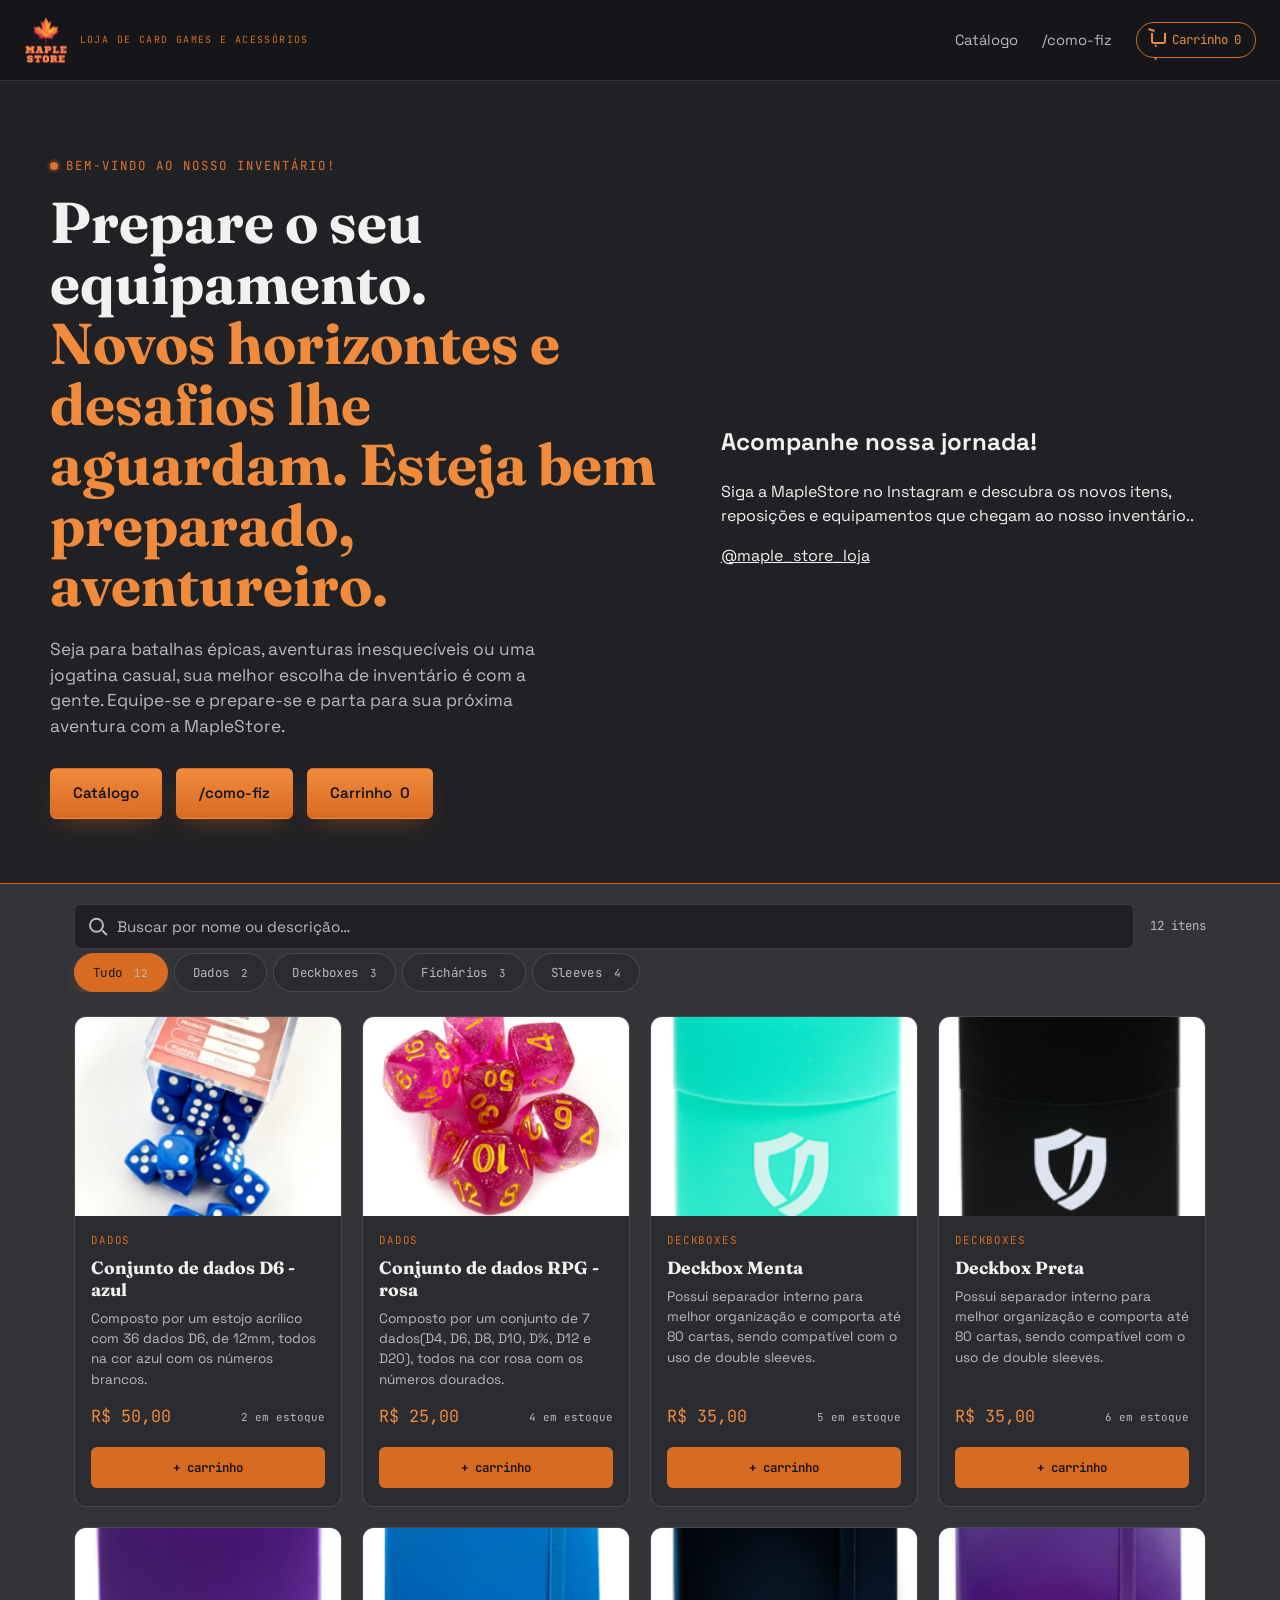
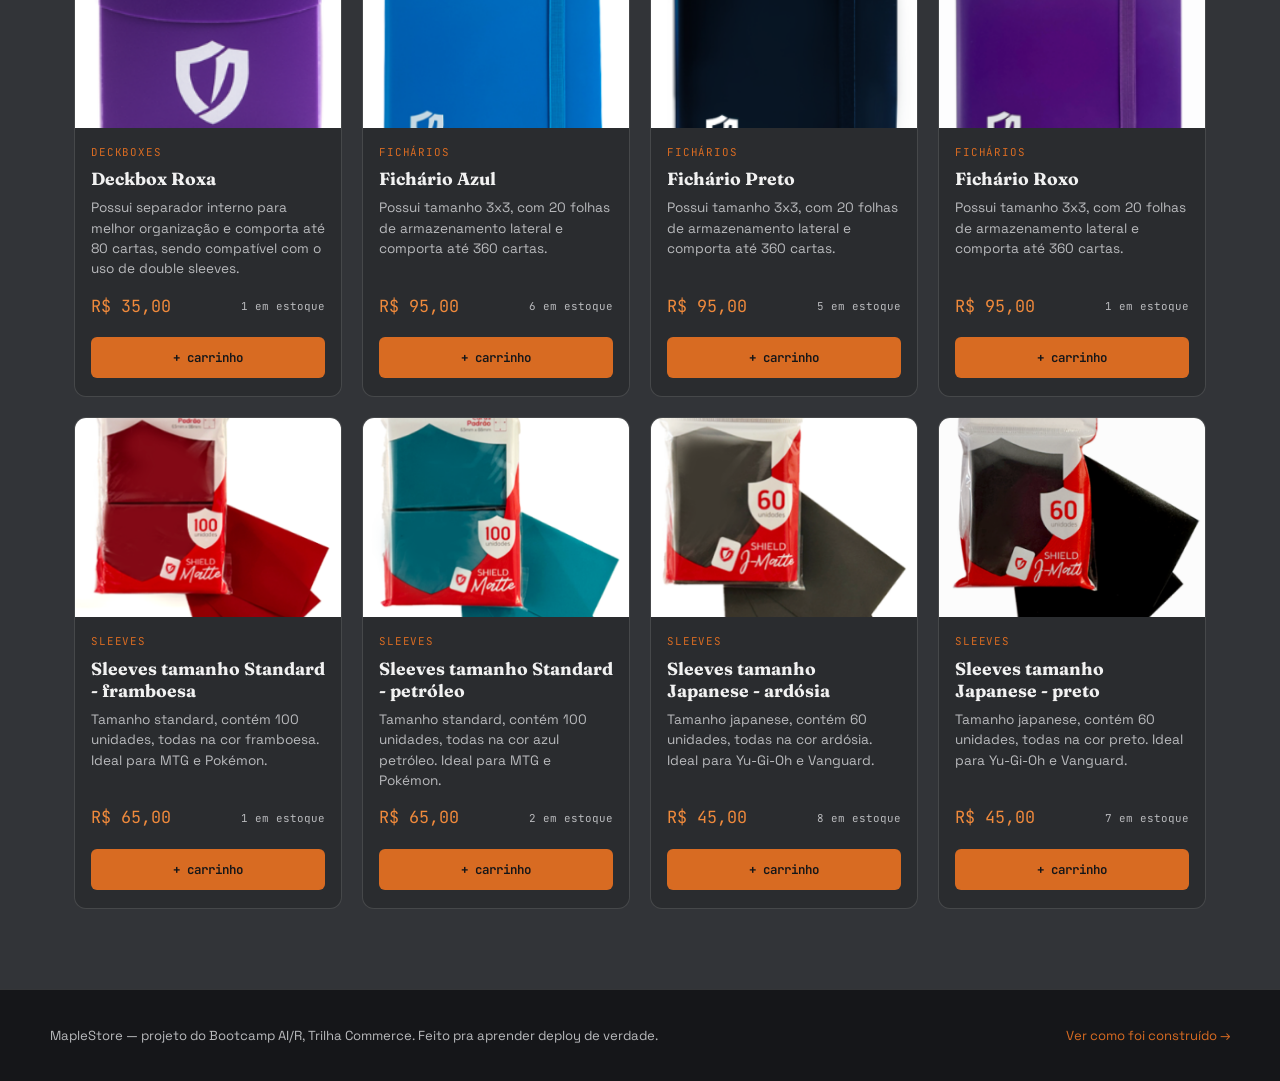
<file: index.html>
<!DOCTYPE html>
<html lang="pt-BR">
<head>
<meta charset="UTF-8">
<meta name="viewport" content="width=device-width, initial-scale=1.0">
<title>MapleStore — Loja de Card Games e Acessórios</title>
<meta name="description" content="MapleStore — loja de card games e acessórios. Dados, deckboxes, fichários e sleeves pra quem joga sério.">
<link rel="preconnect" href="https://fonts.googleapis.com">
<link rel="preconnect" href="https://fonts.gstatic.com" crossorigin>
<link href="https://fonts.googleapis.com/css2?family=Fraunces:opsz,wght@9..144,500;9..144,600;9..144,700&family=Space+Grotesk:wght@400;500;600;700&family=JetBrains+Mono:wght@400;500&display=swap" rel="stylesheet">
<link rel="stylesheet" href="css/style.css">
</head>
<body>

<div class="felt-texture" aria-hidden="true"></div>

<header class="site-header">
  <div class="site-header__inner">
    <a class="brand" href="index.html">
      <img class="brand__logo" src="images/logo/logo-maple.png" alt="MapleStore — Loja de Card Games e Acessórios">
      <span class="brand__tagline">Loja de Card Games e Acessórios</span>
    </a>
    <nav class="header-nav" aria-label="Navegação principal">
      <a href="index.html#catalogo">Catálogo</a>
      <a href="como-fiz/index.html">/como-fiz</a>
      <a class="cart-pill" href="carrinho.html" aria-label="Abrir carrinho">
        <span class="cart-icon" aria-hidden="true"></span>
        <span>Carrinho</span>
        <span id="cart-count">0</span>
      </a>
    </nav>
  </div>
</header>

<section class="hero">
  <div class="hero__inner">
    <div class="hero__copy">
      <span class="hero__eyebrow">Bem-vindo ao nosso inventário!</span>
      <h1>Prepare o seu equipamento.<br><em>Novos horizontes e desafios lhe aguardam. Esteja bem preparado, aventureiro.</em></h1>
      <p class="lead">
        Seja para batalhas épicas, aventuras inesquecíveis ou uma jogatina
        casual, sua melhor escolha de inventário é com a gente. Equipe-se e
        prepare-se e parta para sua próxima aventura com a MapleStore.
      </p>
      <div class="hero__actions">
        <a class="btn btn--gold" href="#catalogo">Catálogo</a>
        <a class="btn btn--gold" href="como-fiz/index.html">/como-fiz</a>
        <a class="btn btn--gold" href="carrinho.html" aria-label="Abrir carrinho">
          Carrinho <span id="cart-count">0</span>
        </a>
      </div>
    </div>
    <div class="hero__social">
      <div class="hero__social-card">
        <span class="hero__social-icon" aria-hidden="true"></span>
        <h2>Acompanhe nossa jornada!</h2>
        <p>Siga a MapleStore no Instagram e descubra os novos itens, reposições e equipamentos que chegam ao nosso inventário..</p>
        <a class="hero__social-handle" href="https://instagram.com/maple_store_loja" target="_blank" rel="noopener">@maple_store_loja</a>
      </div>
    </div>
  </div>
</section>

<main>
  <div class="binder" id="catalogo">
    <div class="binder__body">
      <div class="toolbar">
        <label class="search">
          <span class="search-icon" aria-hidden="true"></span>
          <input id="busca-input" type="search" placeholder="Buscar por nome ou descrição…" aria-label="Buscar produtos">
        </label>
        <span class="toolbar__count" id="toolbar-count"></span>
      </div>

      <div class="binder__tabs" id="binder-tabs" role="tablist" aria-label="Categorias"></div>

      <section class="catalog">
        <div class="catalog__grid" id="catalog-grid" aria-live="polite">
          <!-- Produtos renderizados via JS a partir de data/products.json -->
        </div>
      </section>
    </div>
  </div>
</main>

<footer class="site-footer">
  <div class="site-footer__inner">
    <span>MapleStore — projeto do Bootcamp AI/R, Trilha Commerce. Feito pra aprender deploy de verdade.</span>
    <a href="como-fiz/index.html">Ver como foi construído →</a>
  </div>
</footer>

<script src="js/app.js"></script>
</body>
</html>
</file>
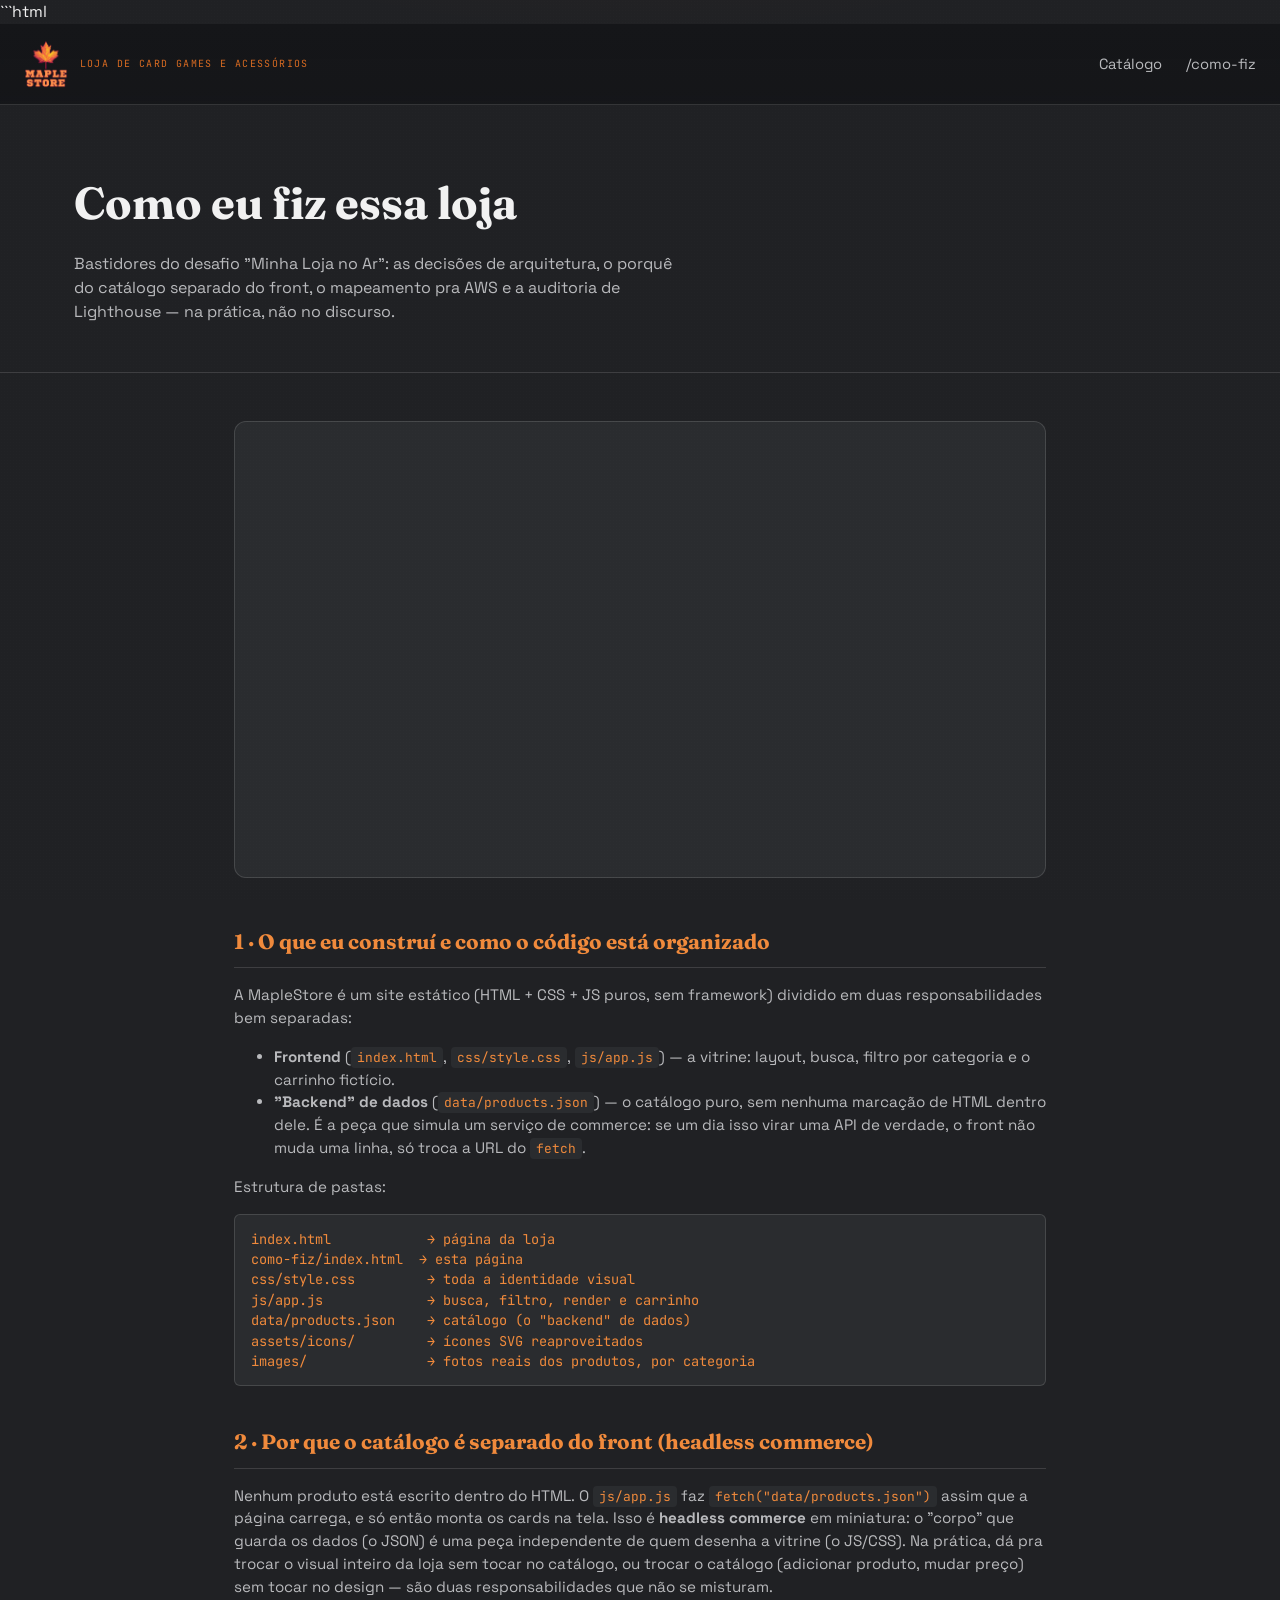
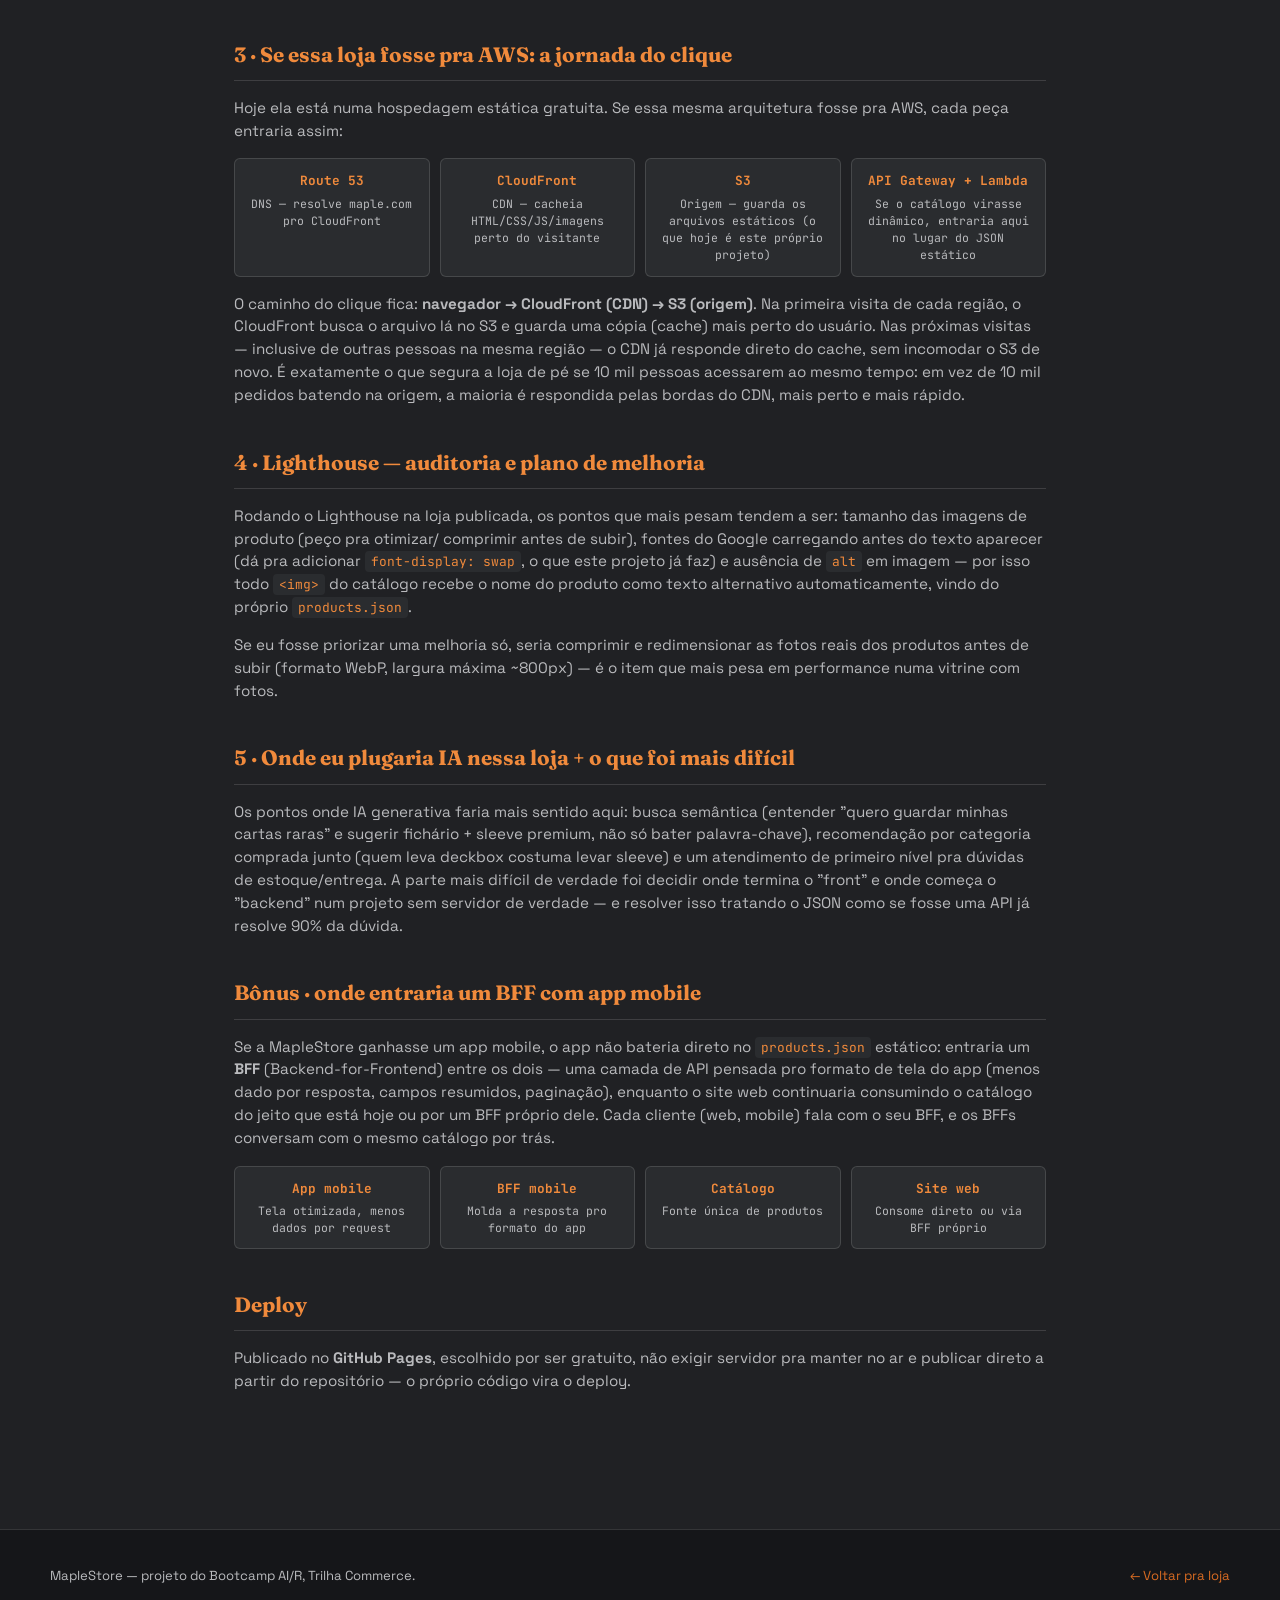
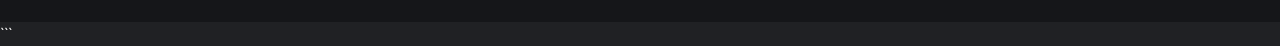
<file: como-fiz/index.html>
```html
<!DOCTYPE html>
<html lang="pt-BR">
<head>
<meta charset="UTF-8">
<meta name="viewport" content="width=device-width, initial-scale=1.0">

<title>Como eu fiz — MapleStore</title>

<meta
  name="description"
  content="Bastidores técnicos da loja MapleStore: arquitetura, headless commerce, deploy e Lighthouse."
>

<link
  rel="icon"
  href="data:image/svg+xml,%3Csvg xmlns='http://www.w3.org/2000/svg' viewBox='0 0 48 48'%3E%3Cpath fill='%23c9a44c' d='M24 5c10 4 17 13 15 25-9 3-21 3-29-4-1-11 5-18 14-21z'/%3E%3C/svg%3E"
>

<link rel="preconnect" href="https://fonts.googleapis.com">
<link rel="preconnect" href="https://fonts.gstatic.com" crossorigin>

<link
  href="https://fonts.googleapis.com/css2?family=Fraunces:opsz,wght@9..144,500;9..144,600;9..144,700&family=Space+Grotesk:wght@400;500;600;700&family=JetBrains+Mono:wght@400;500&display=swap"
  rel="stylesheet"
>

<link rel="stylesheet" href="../css/style.css">
</head>

<body>

<div class="felt-texture" aria-hidden="true"></div>

<header class="site-header">
  <div class="site-header__inner">

    <a class="brand" href="../index.html">
      <img class="brand__logo" src="../images/logo/logo-maple.png" alt="MapleStore — Loja de Card Games e Acessórios">
      <span class="brand__tagline">Loja de Card Games e Acessórios</span>
    </a>

    <nav class="header-nav" aria-label="Navegação principal">
      <a class="nav-pill" href="../index.html#catalogo">Catálogo</a>
      <a class="nav-pill" href="index.html">/como-fiz</a>
    </nav>

  </div>
</header>


<div class="page-header">

  <div class="container">

    <h1>Como eu fiz essa loja</h1>

    <p>
      Bastidores do desafio "Minha Loja no Ar": as decisões de arquitetura,
      o porquê do catálogo separado do front, o mapeamento pra AWS e a
      auditoria de Lighthouse — na prática, não no discurso.
    </p>

  </div>

</div>


<div class="doc">


  <!--
    VÍDEO PROVISÓRIO

    Este vídeo será substituído pelo vídeo explicativo da autora
    quando a gravação do projeto estiver pronta.

    Para trocar depois, substitua apenas o ID do vídeo no atributo src:

    https://www.youtube.com/embed/SEU_NOVO_ID
  -->

  <div class="doc__video">

    <iframe
      src="https://www.youtube.com/embed/F_kZouAhutc"
      title="Vídeo explicativo — MapleStore"
      allow="accelerometer; autoplay; clipboard-write; encrypted-media; gyroscope; picture-in-picture"
      allowfullscreen>
    </iframe>

  </div>


  <section id="pergunta-1">

    <h2>1 · O que eu construí e como o código está organizado</h2>

    <p>
      A MapleStore é um site estático (HTML + CSS + JS puros, sem framework)
      dividido em duas responsabilidades bem separadas:
    </p>

    <ul>

      <li>
        <b>Frontend</b>
        (<code>index.html</code>, <code>css/style.css</code>,
        <code>js/app.js</code>) — a vitrine: layout, busca, filtro por
        categoria e o carrinho fictício.
      </li>

      <li>
        <b>"Backend" de dados</b>
        (<code>data/products.json</code>) — o catálogo puro, sem nenhuma
        marcação de HTML dentro dele. É a peça que simula um serviço de
        commerce: se um dia isso virar uma API de verdade, o front não
        muda uma linha, só troca a URL do <code>fetch</code>.
      </li>

    </ul>


    <p>
      Estrutura de pastas:
    </p>


    <pre><code>index.html            → página da loja
como-fiz/index.html  → esta página
css/style.css         → toda a identidade visual
js/app.js             → busca, filtro, render e carrinho
data/products.json    → catálogo (o "backend" de dados)
assets/icons/         → ícones SVG reaproveitados
images/               → fotos reais dos produtos, por categoria</code></pre>

  </section>



  <section id="pergunta-2">

    <h2>2 · Por que o catálogo é separado do front (headless commerce)</h2>

    <p>
      Nenhum produto está escrito dentro do HTML. O <code>js/app.js</code>
      faz <code>fetch("data/products.json")</code> assim que a página
      carrega, e só então monta os cards na tela. Isso é
      <b>headless commerce</b> em miniatura: o "corpo" que guarda os dados
      (o JSON) é uma peça independente de quem desenha a vitrine
      (o JS/CSS). Na prática, dá pra trocar o visual inteiro da loja sem
      tocar no catálogo, ou trocar o catálogo (adicionar produto, mudar
      preço) sem tocar no design — são duas responsabilidades que não se
      misturam.
    </p>

  </section>



  <section id="pergunta-3">

    <h2>3 · Se essa loja fosse pra AWS: a jornada do clique</h2>

    <p>
      Hoje ela está numa hospedagem estática gratuita. Se essa mesma
      arquitetura fosse pra AWS, cada peça entraria assim:
    </p>


    <div class="arch-map">

      <div>
        <b>Route 53</b>
        DNS — resolve maple.com pro CloudFront
      </div>

      <div>
        <b>CloudFront</b>
        CDN — cacheia HTML/CSS/JS/imagens perto do visitante
      </div>

      <div>
        <b>S3</b>
        Origem — guarda os arquivos estáticos
        (o que hoje é este próprio projeto)
      </div>

      <div>
        <b>API Gateway + Lambda</b>
        Se o catálogo virasse dinâmico, entraria aqui no lugar do JSON estático
      </div>

    </div>


    <p>
      O caminho do clique fica:
      <b>navegador → CloudFront (CDN) → S3 (origem)</b>.
      Na primeira visita de cada região, o CloudFront busca o arquivo lá
      no S3 e guarda uma cópia (cache) mais perto do usuário. Nas próximas
      visitas — inclusive de outras pessoas na mesma região — o CDN já
      responde direto do cache, sem incomodar o S3 de novo. É exatamente
      o que segura a loja de pé se 10 mil pessoas acessarem ao mesmo
      tempo: em vez de 10 mil pedidos batendo na origem, a maioria é
      respondida pelas bordas do CDN, mais perto e mais rápido.
    </p>

  </section>



  <section id="pergunta-4">

    <h2>4 · Lighthouse — auditoria e plano de melhoria</h2>

    <p>
      <!--
        TODO: depois de rodar o Lighthouse de verdade
        (F12 → aba Lighthouse → Analyze) no site publicado,
        troque os números abaixo pelos seus scores reais
        e ajuste o texto pra refletir o que você realmente viu.
      -->

      Rodando o Lighthouse na loja publicada, os pontos que mais pesam
      tendem a ser: tamanho das imagens de produto (peço pra otimizar/
      comprimir antes de subir), fontes do Google carregando antes do
      texto aparecer (dá pra adicionar <code>font-display: swap</code>,
      o que este projeto já faz) e ausência de <code>alt</code> em imagem
      — por isso todo <code>&lt;img&gt;</code> do catálogo recebe o nome
      do produto como texto alternativo automaticamente, vindo do próprio
      <code>products.json</code>.
    </p>


    <p>
      Se eu fosse priorizar uma melhoria só, seria comprimir e
      redimensionar as fotos reais dos produtos antes de subir
      (formato WebP, largura máxima ~800px) — é o item que mais pesa
      em performance numa vitrine com fotos.
    </p>

  </section>



  <section id="pergunta-5">

    <h2>5 · Onde eu plugaria IA nessa loja + o que foi mais difícil</h2>

    <p>

      <!--
        TODO: personalize esta resposta com sua própria experiência real
        de construção.
      -->

      Os pontos onde IA generativa faria mais sentido aqui:
      busca semântica (entender "quero guardar minhas cartas raras" e
      sugerir fichário + sleeve premium, não só bater palavra-chave),
      recomendação por categoria comprada junto (quem leva deckbox
      costuma levar sleeve) e um atendimento de primeiro nível pra
      dúvidas de estoque/entrega.

      A parte mais difícil de verdade foi decidir onde termina o
      "front" e onde começa o "backend" num projeto sem servidor de
      verdade — e resolver isso tratando o JSON como se fosse uma API
      já resolve 90% da dúvida.

    </p>

  </section>



  <section>

    <h2>Bônus · onde entraria um BFF com app mobile</h2>

    <p>
      Se a MapleStore ganhasse um app mobile, o app não bateria direto no
      <code>products.json</code> estático: entraria um <b>BFF</b>
      (Backend-for-Frontend) entre os dois — uma camada de API pensada
      pro formato de tela do app (menos dado por resposta, campos
      resumidos, paginação), enquanto o site web continuaria consumindo
      o catálogo do jeito que está hoje ou por um BFF próprio dele.

      Cada cliente (web, mobile) fala com o seu BFF, e os BFFs conversam
      com o mesmo catálogo por trás.
    </p>


    <div class="arch-map">

      <div>
        <b>App mobile</b>
        Tela otimizada, menos dados por request
      </div>

      <div>
        <b>BFF mobile</b>
        Molda a resposta pro formato do app
      </div>

      <div>
        <b>Catálogo</b>
        Fonte única de produtos
      </div>

      <div>
        <b>Site web</b>
        Consome direto ou via BFF próprio
      </div>

    </div>

  </section>



  <section>

    <h2>Deploy</h2>

    <p>

      Publicado no
      <b>GitHub Pages</b>,
      escolhido por ser gratuito, não exigir servidor pra manter no ar
      e publicar direto a partir do repositório — o próprio código vira
      o deploy.

    </p>

  </section>


</div>



<footer class="site-footer">

  <div class="site-footer__inner">

    <span>
      MapleStore — projeto do Bootcamp AI/R, Trilha Commerce.
    </span>

    <a href="../index.html">
      ← Voltar pra loja
    </a>

  </div>

</footer>


</body>
</html>
```
</file>
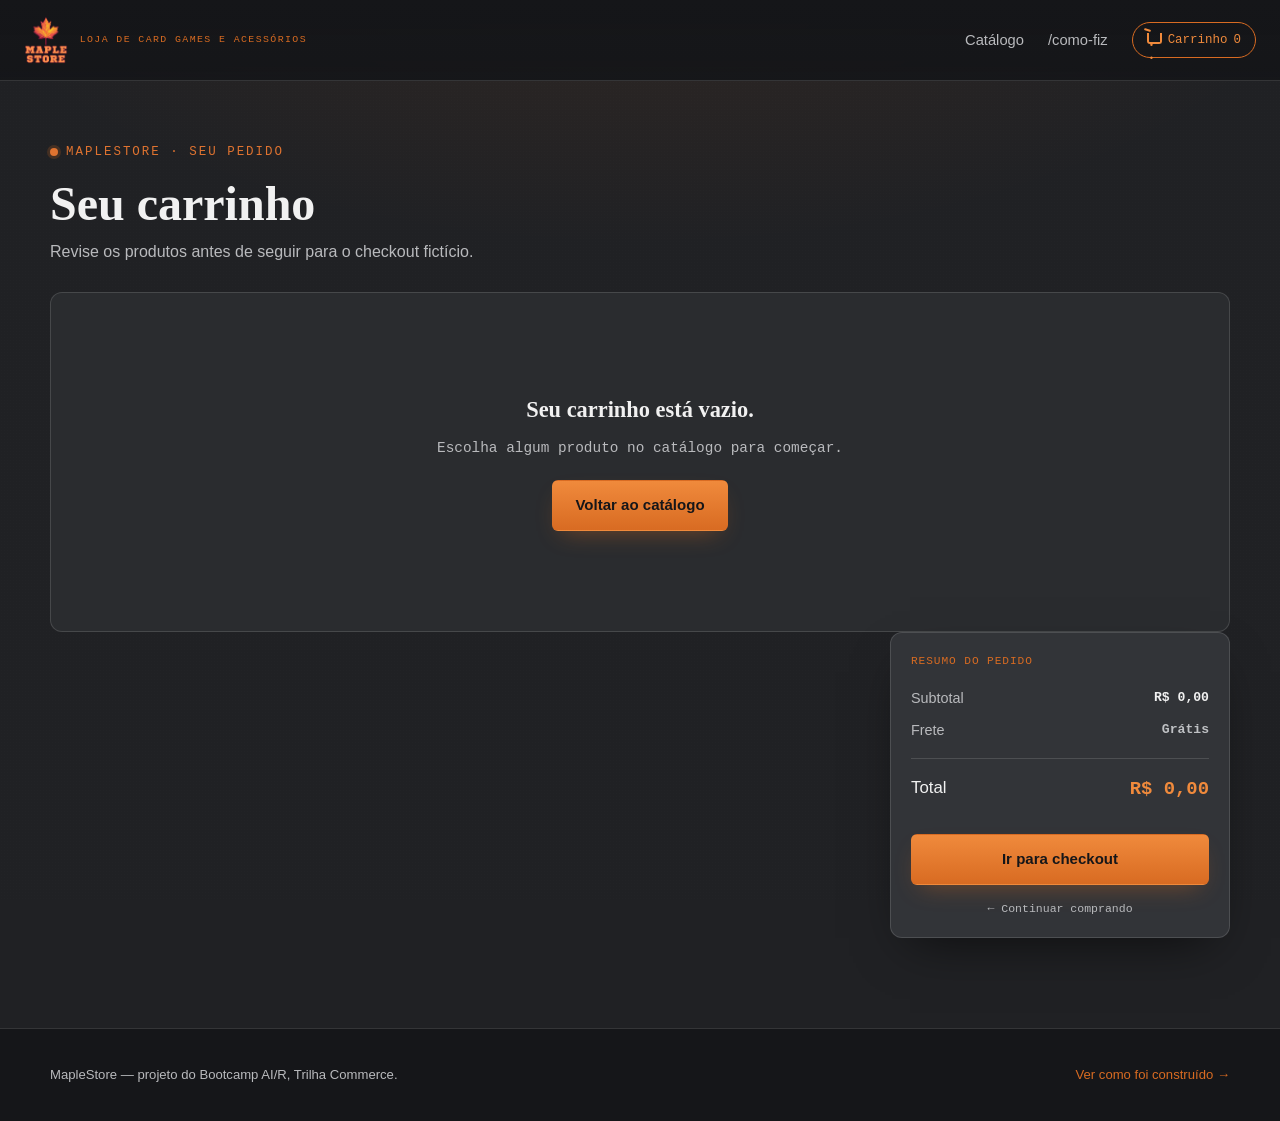
<file: carrinho.html>
<!DOCTYPE html>
<html lang="pt-BR">
<head>
<meta charset="UTF-8">
<meta name="viewport" content="width=device-width, initial-scale=1.0">
<title>Carrinho — MapleStore</title>
<meta name="description" content="Carrinho da MapleStore — loja de card games e acessórios.">
<link rel="stylesheet" href="css/style.css">
</head>
<body>
<div class="felt-texture" aria-hidden="true"></div>

<header class="site-header">
  <div class="site-header__inner">
    <a class="brand" href="index.html">
      <img class="brand__logo" src="images/logo/logo-maple.png" alt="MapleStore — Loja de Card Games e Acessórios">
      <span class="brand__tagline">Loja de Card Games e Acessórios</span>
    </a>
    <nav class="header-nav" aria-label="Navegação principal">
      <a href="index.html#catalogo">Catálogo</a>
      <a href="como-fiz/index.html">/como-fiz</a>
      <a class="cart-pill" href="carrinho.html" aria-current="page" aria-label="Abrir carrinho">
        <span class="cart-icon" aria-hidden="true"></span>
        <span>Carrinho</span>
        <span id="cart-count">0</span>
      </a>
    </nav>
  </div>
</header>

<main class="commerce-page">
  <div class="commerce-page__inner">
    <div class="page-heading">
      <span class="hero__eyebrow">MapleStore · seu pedido</span>
      <h1>Seu carrinho</h1>
      <p>Revise os produtos antes de seguir para o checkout fictício.</p>
    </div>

    <div id="cart-empty" class="empty-state commerce-empty" hidden>
      <strong>Seu carrinho está vazio.</strong>
      <span>Escolha algum produto no catálogo para começar.</span>
      <a class="btn btn--gold" href="index.html#catalogo">Voltar ao catálogo</a>
    </div>

    <div id="cart-content" class="cart-layout">
      <section class="cart-list" aria-label="Produtos no carrinho">
        <div id="cart-items"></div>
      </section>

      <aside class="order-summary">
        <div class="summary-label">Resumo do pedido</div>
        <div class="summary-row">
          <span>Subtotal</span>
          <strong id="cart-subtotal">R$ 0,00</strong>
        </div>
        <div class="summary-row">
          <span>Frete</span>
          <strong class="free-shipping">Grátis</strong>
        </div>
        <div class="summary-divider"></div>
        <div class="summary-row summary-total">
          <span>Total</span>
          <strong id="cart-total">R$ 0,00</strong>
        </div>
        <a class="btn btn--gold btn--full" href="checkout.html">Ir para checkout</a>
        <a class="back-link" href="index.html#catalogo">← Continuar comprando</a>
      </aside>
    </div>
  </div>
</main>

<footer class="site-footer">
  <div class="site-footer__inner">
    <span>MapleStore — projeto do Bootcamp AI/R, Trilha Commerce.</span>
    <a href="como-fiz/index.html">Ver como foi construído →</a>
  </div>
</footer>

<script src="js/carrinho.js"></script>
</body>
</html>
</file>
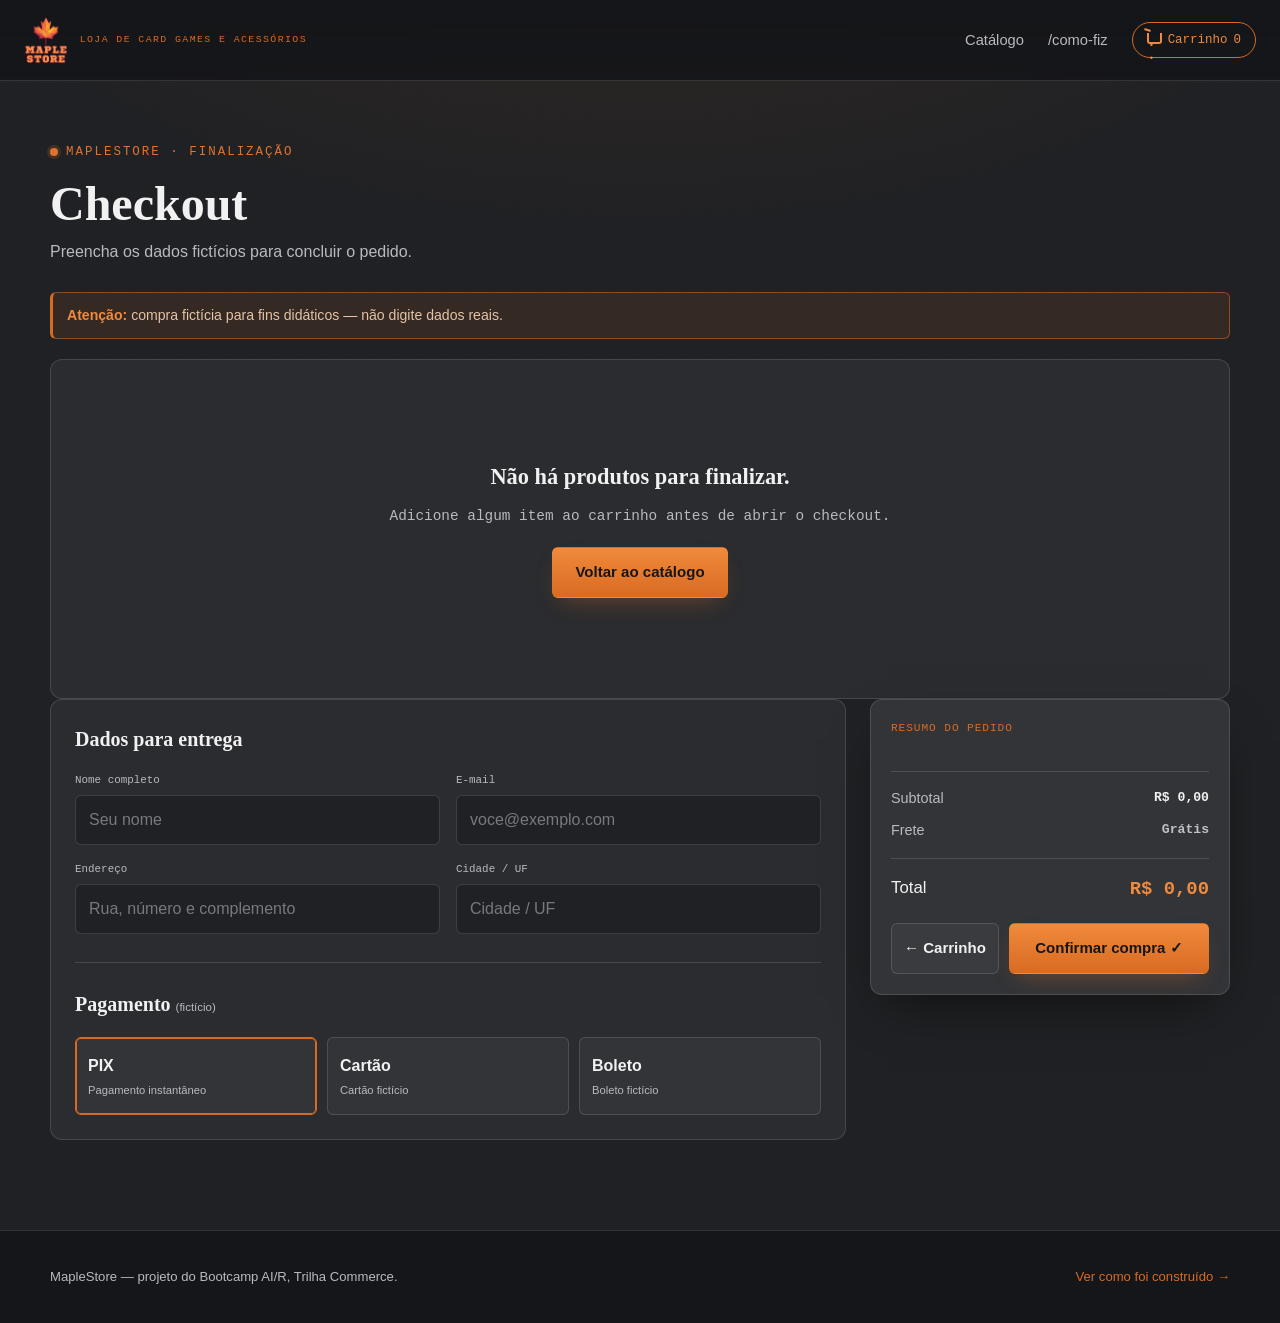
<file: checkout.html>
<!DOCTYPE html>
<html lang="pt-BR">
<head>
<meta charset="UTF-8">
<meta name="viewport" content="width=device-width, initial-scale=1.0">
<title>Checkout — MapleStore</title>
<meta name="description" content="Checkout fictício da MapleStore para fins didáticos.">
<link rel="stylesheet" href="css/style.css">
</head>
<body>
<div class="felt-texture" aria-hidden="true"></div>

<header class="site-header">
  <div class="site-header__inner">
    <a class="brand" href="index.html">
      <img class="brand__logo" src="images/logo/logo-maple.png" alt="MapleStore — Loja de Card Games e Acessórios">
      <span class="brand__tagline">Loja de Card Games e Acessórios</span>
    </a>
    <nav class="header-nav" aria-label="Navegação principal">
      <a href="index.html#catalogo">Catálogo</a>
      <a href="como-fiz/index.html">/como-fiz</a>
      <a class="cart-pill" href="carrinho.html" aria-label="Voltar ao carrinho">
        <span class="cart-icon" aria-hidden="true"></span>
        <span>Carrinho</span>
        <span id="cart-count">0</span>
      </a>
    </nav>
  </div>
</header>

<main class="commerce-page">
  <div class="commerce-page__inner checkout-page">
    <div class="page-heading">
      <span class="hero__eyebrow">MapleStore · finalização</span>
      <h1>Checkout</h1>
      <p>Preencha os dados fictícios para concluir o pedido.</p>
    </div>

    <div class="checkout-warning">
      <strong>Atenção:</strong> compra fictícia para fins didáticos — não digite dados reais.
    </div>

    <div id="checkout-empty" class="empty-state commerce-empty" hidden>
      <strong>Não há produtos para finalizar.</strong>
      <span>Adicione algum item ao carrinho antes de abrir o checkout.</span>
      <a class="btn btn--gold" href="index.html#catalogo">Voltar ao catálogo</a>
    </div>

    <form id="checkout-form" class="checkout-layout" novalidate>
      <section class="checkout-form-panel">
        <div class="form-section">
          <h2>Dados para entrega</h2>
          <div class="form-grid">
            <label>
              <span>Nome completo</span>
              <input name="nome" type="text" autocomplete="name" placeholder="Seu nome" required>
            </label>
            <label>
              <span>E-mail</span>
              <input name="email" type="email" autocomplete="email" placeholder="voce@exemplo.com" required>
            </label>
            <label>
              <span>Endereço</span>
              <input name="endereco" type="text" autocomplete="street-address" placeholder="Rua, número e complemento" required>
            </label>
            <label>
              <span>Cidade / UF</span>
              <input name="cidade" type="text" autocomplete="address-level2" placeholder="Cidade / UF" required>
            </label>
          </div>
        </div>

        <div class="form-section">
          <h2>Pagamento <small>(fictício)</small></h2>
          <div class="payment-options">
            <label class="payment-option">
              <input type="radio" name="pagamento" value="PIX" checked>
              <span><b>PIX</b><small>Pagamento instantâneo</small></span>
            </label>
            <label class="payment-option">
              <input type="radio" name="pagamento" value="Cartão">
              <span><b>Cartão</b><small>Cartão fictício</small></span>
            </label>
            <label class="payment-option">
              <input type="radio" name="pagamento" value="Boleto">
              <span><b>Boleto</b><small>Boleto fictício</small></span>
            </label>
          </div>
        </div>
      </section>

      <aside class="order-summary checkout-summary">
        <div class="summary-label">Resumo do pedido</div>
        <div id="checkout-items" class="checkout-items"></div>
        <div class="summary-divider"></div>
        <div class="summary-row">
          <span>Subtotal</span>
          <strong id="checkout-subtotal">R$ 0,00</strong>
        </div>
        <div class="summary-row">
          <span>Frete</span>
          <strong class="free-shipping">Grátis</strong>
        </div>
        <div class="summary-divider"></div>
        <div class="summary-row summary-total">
          <span>Total</span>
          <strong id="checkout-total">R$ 0,00</strong>
        </div>
        <div id="checkout-error" class="form-error" role="alert" hidden>Confira os campos obrigatórios.</div>
        <div class="summary-actions">
          <a class="btn btn--ghost" href="carrinho.html">← Carrinho</a>
          <button class="btn btn--gold" type="submit">Confirmar compra ✓</button>
        </div>
      </aside>
    </form>

    <section id="success-box" class="success-box" hidden>
      <span class="success-icon" aria-hidden="true">✓</span>
      <h2>Compra fictícia confirmada!</h2>
      <p>Seu pedido foi simulado com sucesso. Nenhum pagamento real foi realizado.</p>
      <a class="btn btn--gold" href="index.html#catalogo">Voltar para a loja</a>
    </section>
  </div>
</main>

<footer class="site-footer">
  <div class="site-footer__inner">
    <span>MapleStore — projeto do Bootcamp AI/R, Trilha Commerce.</span>
    <a href="como-fiz/index.html">Ver como foi construído →</a>
  </div>
</footer>

<script src="js/checkout.js"></script>
</body>
</html>
</file>
<file: css/style.css>
/* ==========================================================================
   MAPLE — loja de acessórios para RPG & Card Games
   Tokens de design:
   - cor:   cinza/grafite (fundo), cinza médio (estrutura),
            laranja (destaque e ações), tons claros (texto)
   - tipo:  Fraunces (display, serifada c/ personalidade) + Space Grotesk
            (corpo/UI) + JetBrains Mono (preço, estoque, dados "de carta")
   - marca: abas de fichário (divisórias) como navegação por categoria
   ========================================================================== */

:root {
  --bg: #202124;
  --bg-alt: #2a2c2f;
  --bg-card: #323438;
  --wood: #55585d;
  --wood-dark: #36383c;
  --gold: #d86b22;
  --gold-bright: #f08a3c;
  --cream: #f1f1f1;
  --cream-dim: #b9babd;
  --ruby: #a94b21;
  --ruby-bright: #df7330;
  --ink: #151619;
  --line: rgba(241, 241, 241, 0.14);

  --font-display: "Fraunces", "Iowan Old Style", serif;
  --font-body: "Space Grotesk", "Segoe UI", sans-serif;
  --font-mono: "JetBrains Mono", "SFMono-Regular", monospace;

  --radius-sm: 6px;
  --radius-md: 12px;
  --shadow-deep: 0 20px 50px -20px rgba(0, 0, 0, 0.65);
}

@media (prefers-reduced-motion: reduce) {
  *, *::before, *::after {
    animation-duration: 0.001ms !important;
    animation-iteration-count: 1 !important;
    transition-duration: 0.001ms !important;
    scroll-behavior: auto !important;
  }
}

* { box-sizing: border-box; }

html { scroll-behavior: smooth; }

body {
  margin: 0;
  background:
    radial-gradient(1200px 600px at 50% -10%, rgba(216, 107, 34, 0.10), transparent 60%),
    var(--bg);
  color: var(--cream);
  font-family: var(--font-body);
  line-height: 1.5;
  -webkit-font-smoothing: antialiased;
}

img { max-width: 100%; display: block; }

a { color: inherit; }

:focus-visible {
  outline: 2px solid var(--gold-bright);
  outline-offset: 3px;
  border-radius: 4px;
}

.container {
  max-width: 1180px;
  margin: 0 auto;
  padding: 0 24px;
}

/* Textura sutil de feltro, aplicada no fundo geral */
.felt-texture {
  position: fixed;
  inset: 0;
  pointer-events: none;
  z-index: 0;
  opacity: 0.5;
  background-image:
    radial-gradient(rgba(255,255,255,0.025) 1px, transparent 1px);
  background-size: 3px 3px;
}

/* ---------- Header ---------- */
.site-header {
  position: sticky;
  top: 0;
  z-index: 40;
  background: linear-gradient(180deg, var(--ink) 0%, rgba(21, 22, 25, 0.94) 100%);
  border-bottom: 1px solid var(--line);
  backdrop-filter: blur(6px);
}

.site-header__inner {
  display: flex;
  align-items: center;
  justify-content: space-between;
  padding: 16px 24px;
  gap: 20px;
}

.brand {
  display: flex;
  align-items: center;
  gap: 12px;
  text-decoration: none;
}

.brand__mark {
  width: 40px;
  height: 40px;
  flex-shrink: 0;
}

.brand__text {
  display: flex;
  flex-direction: column;
  line-height: 1.05;
}

.brand__name {
  font-family: var(--font-display);
  font-size: 1.5rem;
  font-weight: 600;
  letter-spacing: 0.01em;
  color: var(--cream);
}

.brand__tagline {
  font-family: var(--font-mono);
  font-size: 0.62rem;
  letter-spacing: 0.14em;
  text-transform: uppercase;
  color: var(--gold);
}

.brand__logo {
  height: 48px;
  width: auto;
  display: block;
}

.header-nav {
  display: flex;
  align-items: center;
  gap: 24px;
  font-size: 0.92rem;
}

.header-nav a {
  text-decoration: none;
  color: var(--cream-dim);
  transition: color 0.15s ease;
}

.header-nav a:hover { color: var(--gold-bright); }

.header-nav__cta {
  border: 1px solid var(--gold);
  padding: 8px 16px;
  border-radius: var(--radius-sm);
  color: var(--gold-bright) !important;
  font-family: var(--font-mono);
  font-size: 0.78rem !important;
  letter-spacing: 0.04em;
}

.header-nav__cta:hover {
  background: var(--gold);
  color: var(--ink) !important;
}

/* ---------- Hero ---------- */
.hero {
  position: relative;
  z-index: 1;
  padding: 72px 24px 56px;
  overflow: hidden;
}

.hero__inner {
  max-width: 1180px;
  margin: 0 auto;
  display: grid;
  grid-template-columns: 1.1fr 0.9fr;
  gap: 48px;
  align-items: center;
}

.hero__eyebrow {
  font-family: var(--font-mono);
  font-size: 0.78rem;
  letter-spacing: 0.16em;
  text-transform: uppercase;
  color: var(--ruby-bright);
  display: inline-flex;
  align-items: center;
  gap: 8px;
  margin-bottom: 18px;
}

.hero__eyebrow::before {
  content: "";
  width: 8px;
  height: 8px;
  border-radius: 50%;
  background: var(--ruby-bright);
  box-shadow: 0 0 0 3px rgba(216, 107, 34, 0.20);
}

.hero h1 {
  font-family: var(--font-display);
  font-size: clamp(2.4rem, 4.5vw, 3.6rem);
  line-height: 1.05;
  margin: 0 0 20px;
  color: var(--cream);
}

.hero h1 em {
  font-style: normal;
  color: var(--gold-bright);
  position: relative;
}

.hero p.lead {
  font-size: 1.08rem;
  color: var(--cream-dim);
  max-width: 46ch;
  margin: 0 0 28px;
}

.hero__actions { display: flex; gap: 14px; flex-wrap: wrap; }

.btn {
  display: inline-flex;
  align-items: center;
  gap: 8px;
  padding: 13px 22px;
  border-radius: var(--radius-sm);
  font-family: var(--font-body);
  font-weight: 600;
  font-size: 0.94rem;
  text-decoration: none;
  cursor: pointer;
  border: 1px solid transparent;
  transition: transform 0.15s ease, box-shadow 0.15s ease, background 0.15s ease;
}

.btn:hover { transform: translateY(-2px); }

.btn--gold {
  background: linear-gradient(180deg, var(--gold-bright), var(--gold));
  color: var(--ink);
  box-shadow: 0 10px 24px -10px rgba(216, 107, 34, 0.45);
}

.btn--ghost {
  border-color: var(--line);
  color: var(--cream);
  background: rgba(241, 241, 241, 0.04);
}

.btn--ghost:hover { border-color: var(--gold); color: var(--gold-bright); }

/* Vitrine tilted showcase no hero */
.hero__case {
  position: relative;
  perspective: 1200px;
}

.hero__case-grid {
  display: grid;
  grid-template-columns: repeat(2, 1fr);
  gap: 16px;
  transform: rotateY(-8deg) rotateX(4deg);
  transform-style: preserve-3d;
}

.hero__case-item {
  background: linear-gradient(160deg, var(--bg-card), var(--bg-alt));
  border: 1px solid var(--line);
  border-radius: var(--radius-md);
  padding: 18px;
  box-shadow: var(--shadow-deep);
  display: flex;
  flex-direction: column;
  align-items: center;
  gap: 10px;
  transition: transform 0.25s ease;
}

.hero__case-item:nth-child(2) { margin-top: 28px; }
.hero__case-item:nth-child(3) { margin-top: -12px; }

.hero__case-item:hover { transform: translateY(-6px) scale(1.02); }


.hero__case-item span {
  font-family: var(--font-mono);
  font-size: 0.7rem;
  color: var(--cream-dim);
  text-align: center;
}

/* ---------- Divisórias de fichário (navegação por categoria) ---------- */
.binder {
  position: relative;
  z-index: 1;
  margin: 8px 0 0;
}

.binder__tabs {
  display: flex;
  gap: 6px;
  padding: 0 24px;
  max-width: 1180px;
  margin: 0 auto;
  overflow-x: auto;
  scrollbar-width: none;
}

.binder__tabs::-webkit-scrollbar { display: none; }

.binder__tab {
  flex-shrink: 0;
  appearance: none;
  border: 1px solid var(--line);
  background: var(--bg-alt);
  color: var(--cream-dim);
  font-family: var(--font-mono);
  font-size: 0.78rem;
  letter-spacing: 0.03em;
  padding: 10px 18px;
  border-radius: 999px;
  cursor: pointer;
  transition: background 0.15s ease, color 0.15s ease, border-color 0.15s ease;
}

.binder__tab:hover { color: var(--cream); border-color: var(--gold); }

.binder__tab[aria-selected="true"] {
  background: var(--gold);
  color: var(--ink);
  border-color: var(--gold);
  box-shadow: 0 6px 16px -6px rgba(216, 107, 34, 0.55);
}

.binder__tab .count {
  font-size: 0.68rem;
  color: var(--cream-dim);
  margin-left: 4px;
}

.binder__body {
  border-top: 1px solid var(--gold);
  background: var(--bg-card);
}

/* ---------- Toolbar: busca ---------- */
.toolbar {
  max-width: 1180px;
  margin: 0 auto;
  padding: 20px 24px 4px;
  display: flex;
  gap: 16px;
  align-items: center;
  flex-wrap: wrap;
}

.search {
  position: relative;
  flex: 1;
  min-width: 220px;
}


.search input {
  width: 100%;
  background: var(--bg);
  border: 1px solid var(--line);
  border-radius: var(--radius-sm);
  padding: 12px 14px 12px 42px;
  color: var(--cream);
  font-family: var(--font-body);
  font-size: 0.95rem;
}

.search input:focus { border-color: var(--gold); }

.search input::placeholder { color: var(--cream-dim); }

.toolbar__count {
  font-family: var(--font-mono);
  font-size: 0.78rem;
  color: var(--cream-dim);
  white-space: nowrap;
}

/* ---------- Grade de produtos ---------- */
.catalog {
  max-width: 1180px;
  margin: 0 auto;
  padding: 24px 24px 80px;
}

.catalog__grid {
  display: grid;
    grid-template-columns: repeat(auto-fill, minmax(240px, 1fr));
  gap: 20px;
}

.card {
  background: var(--bg-alt);
  border: 1px solid var(--line);
  border-radius: var(--radius-md);
  overflow: hidden;
  display: flex;
  flex-direction: column;
  position: relative;
  animation: card-in 0.35s ease both;
}

@keyframes card-in {
  from { opacity: 0; transform: translateY(10px); }
  to { opacity: 1; transform: translateY(0); }
}

.card__media {
  position: relative;
  aspect-ratio: 4 / 3;
  background: linear-gradient(160deg, var(--bg-card), var(--ink));
  display: flex;
  align-items: center;
  justify-content: center;
  overflow: hidden;
}

.card__photo {
  position: absolute;
  inset: 0;
  width: 100%;
  height: 100%;
  object-fit: cover;
  z-index: 1;
}


/* efeito "foil" holográfico ao passar o mouse — como abrir um booster */
.card__media::after {
  content: "";
  position: absolute;
  inset: 0;
  background: linear-gradient(115deg,
    transparent 30%,
    rgba(240, 138, 60, 0.14) 45%,
    rgba(216, 107, 34, 0.08) 52%,
    transparent 65%);
  transform: translateX(-120%);
  transition: transform 0.6s ease;
}

.card:hover .card__media::after { transform: translateX(120%); }

.card__rarity {
  position: absolute;
  top: 10px;
  right: 10px;
  font-family: var(--font-mono);
  font-size: 0.62rem;
  letter-spacing: 0.06em;
  text-transform: uppercase;
  padding: 4px 9px;
  border-radius: 999px;
  border: 1px solid var(--line);
  background: rgba(21, 22, 25, 0.82);
  color: var(--cream-dim);
}

.card__rarity[data-r="Lendário"] { color: var(--gold-bright); border-color: var(--gold); }
.card__rarity[data-r="Raro"] { color: var(--ruby-bright); border-color: var(--ruby); }
.card__rarity[data-r="Incomum"] { color: #bfc1c4; border-color: #55585d; }

.card__body {
  padding: 16px 16px 18px;
  display: flex;
  flex-direction: column;
  gap: 8px;
  flex: 1;
}

.card__category {
  font-family: var(--font-mono);
  font-size: 0.68rem;
  letter-spacing: 0.08em;
  text-transform: uppercase;
  color: var(--gold);
}

.card__name {
  font-family: var(--font-display);
  font-size: 1.1rem;
  color: var(--cream);
  margin: 0;
  line-height: 1.25;
}

.card__desc {
  font-size: 0.85rem;
  color: var(--cream-dim);
  flex: 1;
  margin: 0;
}

.card__footer {
  display: flex;
  align-items: center;
  justify-content: space-between;
  margin-top: 6px;
}

.card__price {
  font-family: var(--font-mono);
  font-size: 1.05rem;
  color: var(--gold-bright);
}

.card__stock {
  font-family: var(--font-mono);
  font-size: 0.68rem;
  color: var(--cream-dim);
}

.card__add {
  border: none;
  background: var(--gold);
  color: var(--ink);
  padding: 12px;
  border-radius: var(--radius-sm);
  font-family: var(--font-mono);
  font-size: 0.78rem;
  font-weight: 600;
  width: 100%;
  margin-top: 10px;
  cursor: pointer;
  transition: background 0.15s ease;
}

.card__add:hover { background: var(--gold-bright); }

.empty-state {
  text-align: center;
  padding: 60px 20px;
  color: var(--cream-dim);
  font-family: var(--font-mono);
  font-size: 0.9rem;
}

/* ---------- Footer ---------- */
.site-footer {
  border-top: 1px solid var(--line);
  background: var(--ink);
  padding: 36px 24px;
  position: relative;
  z-index: 1;
}

.site-footer__inner {
  max-width: 1180px;
  margin: 0 auto;
  display: flex;
  justify-content: space-between;
  align-items: center;
  flex-wrap: wrap;
  gap: 16px;
  font-size: 0.82rem;
  color: var(--cream-dim);
}

.site-footer a { color: var(--gold); text-decoration: none; }
.site-footer a:hover { text-decoration: underline; }

/* ---------- Contador de carrinho (bônus) ---------- */
.cart-pill {
  display: inline-flex;
  align-items: center;
  gap: 6px;
  border: 1px solid var(--gold);
  color: var(--gold-bright) !important;
  padding: 8px 14px;
  border-radius: 999px;
  font-family: var(--font-mono);
  font-size: 0.78rem !important;
}


.cart-count.bump { animation: bump 0.26s ease; }

@keyframes bump {
  0% { transform: scale(1); }
  50% { transform: scale(1.35); color: var(--gold-bright); }
  100% { transform: scale(1); }
}

/* ---------- Página /como-fiz ---------- */
.page-header {
  padding: 64px 24px 32px;
  border-bottom: 1px solid var(--line);
}

.page-header h1 {
  font-family: var(--font-display);
  font-size: clamp(2rem, 4vw, 2.8rem);
  color: var(--cream);
  margin: 0 0 12px;
}

.page-header p { color: var(--cream-dim); max-width: 60ch; }

.doc {
  max-width: 860px;
  margin: 0 auto;
  padding: 48px 24px 96px;
}

.doc__video {
  aspect-ratio: 16/9;
  background: var(--bg-alt);
  border: 1px solid var(--line);
  border-radius: var(--radius-md);
  margin-bottom: 48px;
  overflow: hidden;
}

.doc__video iframe { width: 100%; height: 100%; border: 0; }

.doc section { margin-bottom: 40px; }

.doc h2 {
  font-family: var(--font-display);
  color: var(--gold-bright);
  font-size: 1.3rem;
  border-bottom: 1px solid var(--line);
  padding-bottom: 10px;
  margin-bottom: 16px;
}

.doc h3 {
  font-family: var(--font-body);
  color: var(--cream);
  font-size: 1rem;
  margin-bottom: 6px;
}

.doc p, .doc li { color: var(--cream-dim); font-size: 0.95rem; }

.doc code {
  font-family: var(--font-mono);
  background: var(--bg-alt);
  padding: 2px 6px;
  border-radius: 4px;
  color: var(--gold-bright);
  font-size: 0.85em;
}

.doc pre {
  background: var(--bg-alt);
  border: 1px solid var(--line);
  border-radius: var(--radius-sm);
  padding: 14px 16px;
  overflow-x: auto;
}

.doc pre code { background: none; padding: 0; }

.arch-map {
  display: grid;
  grid-template-columns: repeat(4, 1fr);
  gap: 10px;
  margin: 16px 0;
}

.arch-map div {
  border: 1px solid var(--line);
  background: var(--bg-alt);
  border-radius: var(--radius-sm);
  padding: 12px 10px;
  text-align: center;
  font-family: var(--font-mono);
  font-size: 0.72rem;
  color: var(--cream-dim);
}

.arch-map div b { display: block; color: var(--gold-bright); font-size: 0.8rem; margin-bottom: 4px; }

/* ---------- Responsivo ---------- */
@media (max-width: 860px) {
  .hero__inner { grid-template-columns: 1fr; }
  .hero__case { order: -1; }
  .header-nav { gap: 14px; }
  .header-nav a:not(.header-nav__cta) { display: none; }
  .arch-map { grid-template-columns: repeat(2, 1fr); }
}

@media (max-width: 520px) {
  .site-header__inner { padding: 14px 16px; }
  .brand__name { font-size: 1.2rem; }
  .hero { padding: 40px 16px 32px; }
  .toolbar, .catalog, .binder__tabs { padding-left: 16px; padding-right: 16px; }
}


/* ---------- Ícones feitos somente com CSS ---------- */
.brand__mark {
  width: 40px;
  height: 40px;
  display: grid;
  place-items: center;
  border: 1px solid var(--gold);
  border-radius: 8px;
  color: var(--gold-bright);
  font-family: var(--font-display);
  font-size: 1.25rem;
  font-weight: 700;
  background: linear-gradient(145deg, #383a3e, #222428);
  box-shadow: inset 0 0 0 2px rgba(240, 138, 60, 0.08);
}
.cart-icon { width: 15px; height: 11px; display: inline-block; border: 2px solid currentColor; border-top: 0; border-radius: 0 0 3px 3px; position: relative; transform: translateY(-2px); }
.cart-icon::before { content: ""; position: absolute; width: 7px; height: 2px; background: currentColor; left: -5px; top: -4px; transform: rotate(18deg); border-radius: 2px; }
.cart-icon::after { content: "•  •"; position: absolute; left: 0; top: 7px; font-size: 9px; letter-spacing: 3px; }
.css-icon { display: grid; place-items: center; width: 46px; height: 46px; color: var(--gold-bright); position: relative; font-family: var(--font-mono); font-weight: 700; font-size: .7rem; }
.css-icon--dice { border: 2px solid currentColor; border-radius: 9px; transform: rotate(45deg); font-size: 0; }
.css-icon--dice::after { content: "D20"; transform: rotate(-45deg); font-size: .7rem; }
.css-icon--box { border: 2px solid currentColor; border-radius: 6px; box-shadow: inset 0 -8px 0 rgba(240, 138, 60, .10); }
.css-icon--box::before { content: ""; position: absolute; width: 28px; height: 8px; border: 2px solid currentColor; border-bottom: 0; top: 10px; border-radius: 3px 3px 0 0; }
.css-icon--binder { border: 2px solid currentColor; border-radius: 4px; }
.css-icon--binder::before { content: ""; position: absolute; width: 4px; height: 30px; border-left: 2px solid currentColor; border-right: 2px solid currentColor; left: 9px; }
.css-icon--binder::after { content: ""; position: absolute; width: 18px; height: 2px; background: currentColor; right: 7px; top: 13px; box-shadow: 0 8px 0 currentColor; }
.css-icon--sleeve { border: 2px solid currentColor; border-radius: 5px; transform: skewY(-7deg); }
.css-icon--sleeve::after { content: ""; position: absolute; left: 7px; right: 7px; top: 12px; height: 2px; background: currentColor; box-shadow: 0 8px 0 currentColor; }
.product-icon { position: absolute; width: 58px; height: 58px; left: 50%; top: 50%; transform: translate(-50%, -50%); color: var(--gold); opacity: .8; z-index: 0; }
.product-icon--dado { border: 3px solid currentColor; border-radius: 11px; transform: translate(-50%, -50%) rotate(45deg); }
.product-icon--dado::after { content: ""; position: absolute; inset: 19px; background: currentColor; border-radius: 50%; }
.product-icon--deckbox { border: 3px solid currentColor; border-radius: 7px; }
.product-icon--deckbox::after { content: ""; position: absolute; left: 8px; right: 8px; top: 15px; height: 3px; background: currentColor; box-shadow: 0 10px 0 currentColor; }
.product-icon--ficharios { border: 3px solid currentColor; border-radius: 5px; }
.product-icon--ficharios::before { content: ""; position: absolute; left: 10px; top: 5px; bottom: 5px; border-left: 3px solid currentColor; }
.product-icon--ficharios::after { content: ""; position: absolute; left: 22px; right: 7px; top: 16px; height: 3px; background: currentColor; box-shadow: 0 10px 0 currentColor; }
.product-icon--sleeve { border: 3px solid currentColor; border-radius: 5px; transform: translate(-50%, -50%) skewY(-7deg); }
.product-icon--sleeve::after { content: ""; position: absolute; left: 8px; right: 8px; top: 17px; height: 3px; background: currentColor; box-shadow: 0 10px 0 currentColor; }
.search-icon { position: absolute; left: 15px; top: 50%; width: 15px; height: 15px; border: 2px solid var(--cream-dim); border-radius: 50%; transform: translateY(-55%); pointer-events: none; }
.search-icon::after { content: ""; position: absolute; width: 7px; height: 2px; background: var(--cream-dim); right: -6px; bottom: -3px; transform: rotate(45deg); border-radius: 2px; }

/* ---------- Páginas de carrinho e checkout ---------- */
.commerce-page { position: relative; z-index: 1; padding: 58px 24px 90px; }
.commerce-page__inner { max-width: 1180px; margin: 0 auto; }
.page-heading { margin-bottom: 28px; }
.page-heading h1 { font-family: var(--font-display); font-size: clamp(2.1rem, 4vw, 3rem); line-height: 1.05; margin: 0 0 10px; }
.page-heading p { margin: 0; color: var(--cream-dim); }
.commerce-empty { min-height: 340px; display: flex; flex-direction: column; justify-content: center; align-items: center; gap: 12px; background: var(--bg-alt); border: 1px solid var(--line); border-radius: var(--radius-md); }
.commerce-empty[hidden] { display: none; }
.commerce-empty strong { color: var(--cream); font-family: var(--font-display); font-size: 1.4rem; }
.commerce-empty span { color: var(--cream-dim); margin-bottom: 8px; }
.cart-layout { display: grid; grid-template-columns: minmax(0, 1fr) 340px; gap: 24px; align-items: start; }
.cart-list { min-width: 0; }
.cart-item { display: grid; grid-template-columns: 100px minmax(0, 1fr) auto auto; gap: 18px; align-items: center; background: var(--bg-alt); border: 1px solid var(--line); border-radius: var(--radius-md); padding: 14px; margin-bottom: 14px; }
.cart-item__media { width: 100px; height: 86px; border-radius: 8px; background: var(--bg-card); overflow: hidden; display: grid; place-items: center; }
.cart-item__media img { width: 100%; height: 100%; object-fit: cover; }
.cart-item__media.image-fallback::before { content: "MAPLE"; color: var(--gold); font-family: var(--font-mono); font-size: .7rem; }
.cart-item__info { min-width: 0; }
.cart-item__info h2 { margin: 3px 0 4px; font-family: var(--font-display); font-size: 1.15rem; line-height: 1.2; }
.cart-item__price { color: var(--gold-bright); font-family: var(--font-mono); font-size: .85rem; }
.remove-link { display: block; margin-top: 7px; padding: 0; border: 0; background: none; color: var(--cream-dim); cursor: pointer; font-family: var(--font-mono); font-size: .68rem; }
.remove-link:hover { color: var(--gold-bright); text-decoration: underline; }
.quantity-control { display: inline-flex; align-items: center; border: 1px solid var(--line); border-radius: 999px; overflow: hidden; background: var(--bg); }
.quantity-control button { width: 32px; height: 32px; border: 0; background: transparent; color: var(--cream); cursor: pointer; font-size: 1.1rem; }
.quantity-control button:hover { color: var(--gold-bright); background: var(--bg-card); }
.quantity-control span { min-width: 26px; text-align: center; font-family: var(--font-mono); font-size: .8rem; }
.cart-item__total { color: var(--cream); font-family: var(--font-mono); white-space: nowrap; }
.order-summary { background: var(--bg-card); border: 1px solid var(--line); border-radius: var(--radius-md); padding: 20px; box-shadow: var(--shadow-deep); position: sticky; top: 90px; }
.summary-label { font-family: var(--font-mono); text-transform: uppercase; letter-spacing: .08em; color: var(--gold); font-size: .7rem; margin-bottom: 18px; }
.summary-row { display: flex; justify-content: space-between; gap: 16px; color: var(--cream-dim); font-size: .9rem; margin: 11px 0; }
.summary-row strong { color: var(--cream); font-family: var(--font-mono); font-size: .82rem; }
.summary-row .free-shipping { color: #bfc1c4; }
.summary-divider { height: 1px; background: var(--line); margin: 16px 0; }
.summary-total { color: var(--cream); font-size: 1.05rem; }
.summary-total strong { color: var(--gold-bright); font-size: 1.18rem; }
.btn--full { width: 100%; justify-content: center; margin-top: 20px; }
.back-link { display: block; text-align: center; color: var(--cream-dim); text-decoration: none; font-family: var(--font-mono); font-size: .72rem; margin-top: 15px; }
.back-link:hover { color: var(--gold-bright); }
.checkout-warning { background: rgba(216,107,34,.11); border: 1px solid rgba(216,107,34,.55); border-left: 3px solid var(--gold); color: #e5c3a7; border-radius: var(--radius-sm); padding: 12px 14px; margin-bottom: 20px; font-size: .88rem; }
.checkout-warning strong { color: var(--gold-bright); }
.checkout-layout { display: grid; grid-template-columns: minmax(0, 1fr) 360px; gap: 24px; align-items: start; }
.checkout-form-panel { background: var(--bg-alt); border: 1px solid var(--line); border-radius: var(--radius-md); padding: 24px; }
.form-section + .form-section { border-top: 1px solid var(--line); margin-top: 28px; padding-top: 26px; }
.form-section h2 { font-family: var(--font-display); font-size: 1.25rem; margin: 0 0 18px; }
.form-section h2 small { font-family: var(--font-body); color: var(--cream-dim); font-size: .72rem; font-weight: 400; }
.form-grid { display: grid; grid-template-columns: 1fr 1fr; gap: 16px; }
.form-grid label { display: flex; flex-direction: column; gap: 7px; }
.form-grid label span { color: var(--cream-dim); font-family: var(--font-mono); font-size: .68rem; }
.form-grid input { width: 100%; border: 1px solid var(--line); border-radius: var(--radius-sm); background: var(--bg); color: var(--cream); padding: 12px 13px; font: inherit; }
.form-grid input:focus { outline: none; border-color: var(--gold); box-shadow: 0 0 0 2px rgba(216,107,34,.12); }
.form-grid input::placeholder { color: #77797d; }
.payment-options { display: grid; grid-template-columns: repeat(3, 1fr); gap: 10px; }
.payment-option { position: relative; cursor: pointer; }
.payment-option input { position: absolute; opacity: 0; pointer-events: none; }
.payment-option > span { min-height: 78px; display: flex; flex-direction: column; justify-content: center; gap: 4px; padding: 12px; border: 1px solid var(--line); border-radius: var(--radius-sm); background: var(--bg-card); }
.payment-option b { color: var(--cream); }
.payment-option small { color: var(--cream-dim); font-size: .7rem; }
.payment-option input:checked + span { border-color: var(--gold); box-shadow: inset 0 0 0 1px var(--gold); }
.checkout-summary { position: sticky; top: 90px; }
.checkout-items { display: grid; gap: 11px; }
.checkout-item { display: flex; justify-content: space-between; gap: 14px; color: var(--cream-dim); font-size: .78rem; }
.checkout-item strong { color: var(--cream); font-family: var(--font-mono); white-space: nowrap; font-size: .72rem; }
.summary-actions { display: grid; grid-template-columns: auto 1fr; gap: 10px; margin-top: 20px; }
.summary-actions .btn { justify-content: center; padding-left: 12px; padding-right: 12px; }
.form-error { margin-top: 14px; color: #f0a07a; font-family: var(--font-mono); font-size: .7rem; }
.success-box { max-width: 620px; margin: 30px auto 0; padding: 38px 28px; text-align: center; background: var(--bg-alt); border: 1px solid var(--gold); border-radius: var(--radius-md); }
.success-icon { width: 48px; height: 48px; margin: 0 auto 14px; display: grid; place-items: center; border-radius: 50%; background: var(--gold); color: var(--ink); font-size: 1.5rem; font-weight: 700; }
.success-box h2 { font-family: var(--font-display); margin: 0 0 8px; }
.success-box p { color: var(--cream-dim); margin: 0 0 20px; }
@media (max-width: 900px) { .cart-layout, .checkout-layout { grid-template-columns: 1fr; } .order-summary, .checkout-summary { position: static; } }
@media (max-width: 680px) { .cart-item { grid-template-columns: 78px minmax(0, 1fr); } .cart-item__media { width: 78px; height: 78px; } .quantity-control { grid-column: 2; justify-self: start; } .cart-item__total { grid-column: 2; justify-self: start; } .form-grid, .payment-options { grid-template-columns: 1fr; } .checkout-form-panel { padding: 18px; } .commerce-page { padding-left: 16px; padding-right: 16px; } .summary-actions { grid-template-columns: 1fr; } }

/* ---------- Mascotes pequenos, abaixo do @ do Instagram ---------- */
.hero__mascot-mini {
  display: flex;
  align-items: flex-end;
  gap: 12px;
  margin-top: 16px;
}

.hero__mascot-mini img {
  width: 44px;
  height: auto;
  display: block;
  filter: drop-shadow(0 6px 10px rgba(0, 0, 0, 0.4));
}

/* Botões de Catálogo / como-fiz / Carrinho, agora dentro do hero */
.hero__actions {
  margin-top: 4px;
}

.hero__actions .btn span.cart-count {
  display: inline-flex;
  align-items: center;
  justify-content: center;
  min-width: 20px;
  height: 20px;
  padding: 0 6px;
  margin-left: 6px;
  border-radius: 999px;
  background: var(--ink);
  color: var(--gold-bright);
  font-family: var(--font-mono);
  font-size: 0.72rem;
}
</file>
